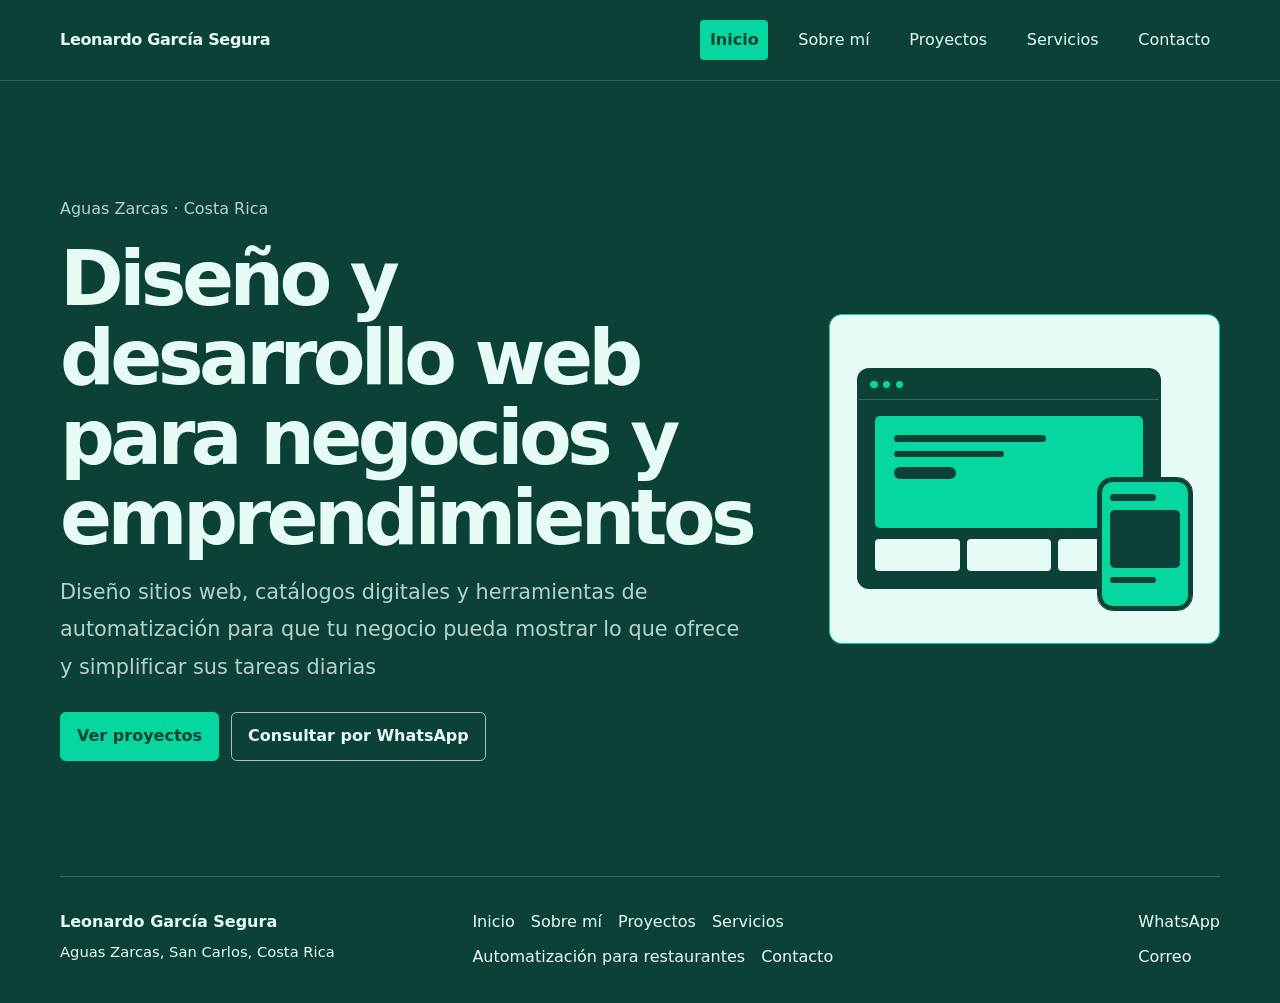
<file: index.html>
<!doctype html>
<html lang="es-CR">
<head>
<meta charset="utf-8">
<meta name="viewport" content="width=device-width, initial-scale=1">
<meta name="description" content="Portafolio de Leonardo García Segura. Diseño web y automatización para negocios y emprendimientos en San Carlos, Costa Rica.">
<title>Leonardo García Segura | Portafolio</title>
<link rel="stylesheet" href="estilos.css">
<script defer src="sitio.js"></script>
</head>
<body>
<a class="skip" href="#contenido">Saltar al contenido</a>
<header class="site-header">
  <nav class="wrap nav" aria-label="Navegación principal">
    <a class="brand" href="index.html">Leonardo García Segura</a>
    <button class="menu-toggle" type="button" aria-expanded="false" aria-controls="menu-principal" aria-label="Abrir menú">
      <span></span><span></span><span></span>
    </button>
    <div class="links" id="menu-principal">
      <a href="index.html" aria-current="page">Inicio</a><a href="sobre-mi.html">Sobre mí</a><a href="proyectos.html">Proyectos</a><a href="servicios.html">Servicios</a><a href="contacto.html">Contacto</a>
    </div>
  </nav>
</header>
<main id="contenido">
  <section class="hero">
    <div class="wrap hero-grid">
      <div>
        <p >  Aguas Zarcas · Costa Rica</p>
        <h1>Diseño y desarrollo web para negocios y emprendimientos</h1>
        <p class="lead">Diseño sitios web, catálogos digitales y herramientas de automatización para que tu negocio pueda mostrar lo que ofrece y simplificar sus tareas diarias</p>
        <div class="actions">
          <a class="button primary" href="proyectos.html">Ver proyectos</a>
          <a class="button" href="https://wa.me/50684999099">Consultar por WhatsApp</a>
        </div>
    
      </div>
      <div class="art" aria-hidden="true">
        <div class="window"><div class="window-bar"><i></i><i></i><i></i></div><div class="window-content"><div class="art-hero"><span></span><span></span><span></span></div><div class="art-cards"><i></i><i></i><i></i></div></div></div>
        <div class="phone"><i></i><i></i><i></i></div>
      </div>
    </div>
  </section>
</main>
<footer class="site-footer">
  <div class="wrap footer">
    <div class="footer-intro"><strong>Leonardo García Segura</strong><span>Aguas Zarcas, San Carlos, Costa Rica</span></div>
    <nav class="footer-nav" aria-label="Enlaces del sitio"><a href="index.html">Inicio</a><a href="sobre-mi.html">Sobre mí</a><a href="proyectos.html">Proyectos</a><a href="servicios.html">Servicios</a><a href="automatizacion-restaurantes.html">Automatización para restaurantes</a><a href="contacto.html">Contacto</a></nav>
    <div class="footer-contact"><a href="https://wa.me/50684999099">WhatsApp</a><a href="mailto:lalbertosgarcias@gmail.com">Correo</a></div>
  </div>
</footer>
</body>
</html>
</file>
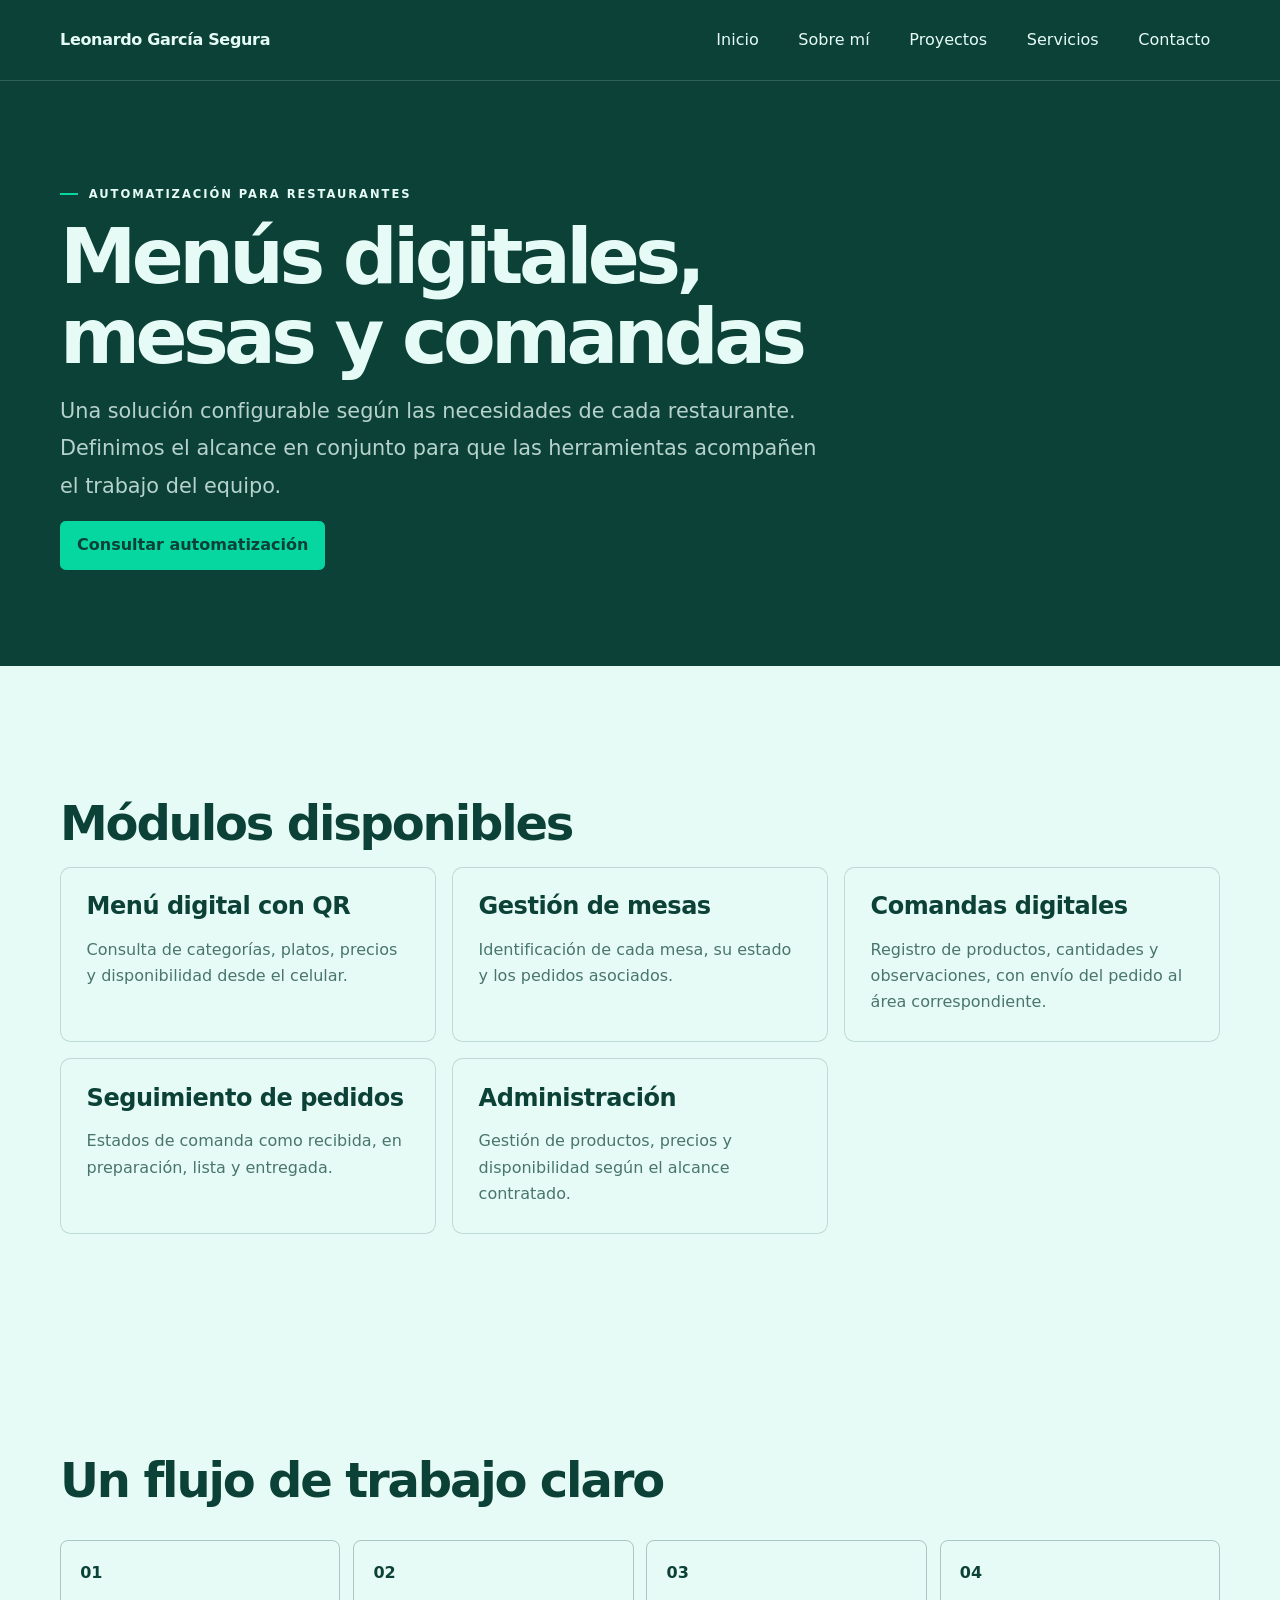
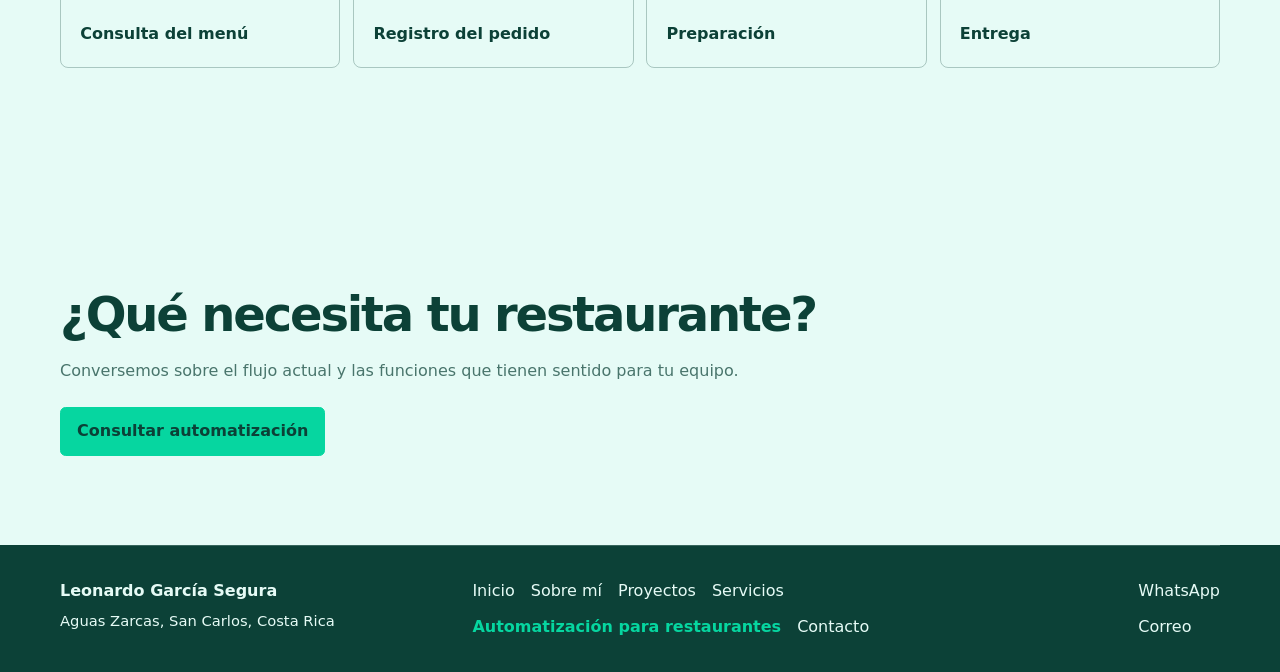
<file: automatizacion-restaurantes.html>
<!doctype html>
<html lang="es-CR">
<head>
<meta charset="utf-8">
<meta name="viewport" content="width=device-width, initial-scale=1">
<meta name="description" content="Menú digital, gestión de mesas y comandas configurables para restaurantes.">
<title>Automatización para restaurantes | Leonardo García Segura</title>
<link rel="stylesheet" href="estilos.css">
<script defer src="sitio.js"></script>
</head>
<body>
<a class="skip" href="#contenido">Saltar al contenido</a>
<header class="site-header"><nav class="wrap nav" aria-label="Navegación principal">
  <a class="brand" href="index.html">Leonardo García Segura</a>
  <button class="menu-toggle" type="button" aria-expanded="false" aria-controls="menu-principal" aria-label="Abrir menú"><span></span><span></span><span></span></button>
  <div class="links" id="menu-principal"><a href="index.html">Inicio</a><a href="sobre-mi.html">Sobre mí</a><a href="proyectos.html">Proyectos</a><a href="servicios.html">Servicios</a><a href="contacto.html">Contacto</a></div>
</nav></header>
<main id="contenido">
  <section class="hero hero-compact">
    <div class="wrap">
      <p class="eyebrow">Automatización para restaurantes</p>
      <h1>Menús digitales, mesas y comandas</h1>
      <p class="lead">Una solución configurable según las necesidades de cada restaurante. Definimos el alcance en conjunto para que las herramientas acompañen el trabajo del equipo.</p>
      <a class="button primary" href="https://wa.me/50684999099?text=Hola%2C%20quiero%20consultar%20sobre%20la%20automatizaci%C3%B3n%20para%20restaurantes.">Consultar automatización</a>
    </div>
  </section>
  <section class="wrap section">
    <h2>Módulos disponibles</h2>
    <div class="module-grid">
      <article class="module-card"><h3>Menú digital con QR</h3><p>Consulta de categorías, platos, precios y disponibilidad desde el celular.</p></article>
      <article class="module-card"><h3>Gestión de mesas</h3><p>Identificación de cada mesa, su estado y los pedidos asociados.</p></article>
      <article class="module-card"><h3>Comandas digitales</h3><p>Registro de productos, cantidades y observaciones, con envío del pedido al área correspondiente.</p></article>
      <article class="module-card"><h3>Seguimiento de pedidos</h3><p>Estados de comanda como recibida, en preparación, lista y entregada.</p></article>
      <article class="module-card"><h3>Administración</h3><p>Gestión de productos, precios y disponibilidad según el alcance contratado.</p></article>
    </div>
  </section>
  <section class="flow-section">
    <div class="wrap section">
      <h2>Un flujo de trabajo claro</h2>
      <ol class="order-flow">
        <li><span>01</span><strong>Consulta del menú</strong></li>
        <li><span>02</span><strong>Registro del pedido</strong></li>
        <li><span>03</span><strong>Preparación</strong></li>
        <li><span>04</span><strong>Entrega</strong></li>
      </ol>
    </div>
  </section>
  <section class="wrap section contact-cta">
    <h2>¿Qué necesita tu restaurante?</h2>
    <p>Conversemos sobre el flujo actual y las funciones que tienen sentido para tu equipo.</p>
    <a class="button primary" href="https://wa.me/50684999099?text=Hola%2C%20quiero%20consultar%20sobre%20la%20automatizaci%C3%B3n%20para%20restaurantes.">Consultar automatización</a>
  </section>
</main>
<footer class="site-footer"><div class="wrap footer">
  <div class="footer-intro"><strong>Leonardo García Segura</strong><span>Aguas Zarcas, San Carlos, Costa Rica</span></div>
  <nav class="footer-nav" aria-label="Enlaces del sitio"><a href="index.html">Inicio</a><a href="sobre-mi.html">Sobre mí</a><a href="proyectos.html">Proyectos</a><a href="servicios.html">Servicios</a><a href="automatizacion-restaurantes.html" aria-current="page">Automatización para restaurantes</a><a href="contacto.html">Contacto</a></nav>
  <div class="footer-contact"><a href="https://wa.me/50684999099">WhatsApp</a><a href="mailto:lalbertosgarcias@gmail.com">Correo</a></div>
</div></footer>
</body>
</html>
</file>
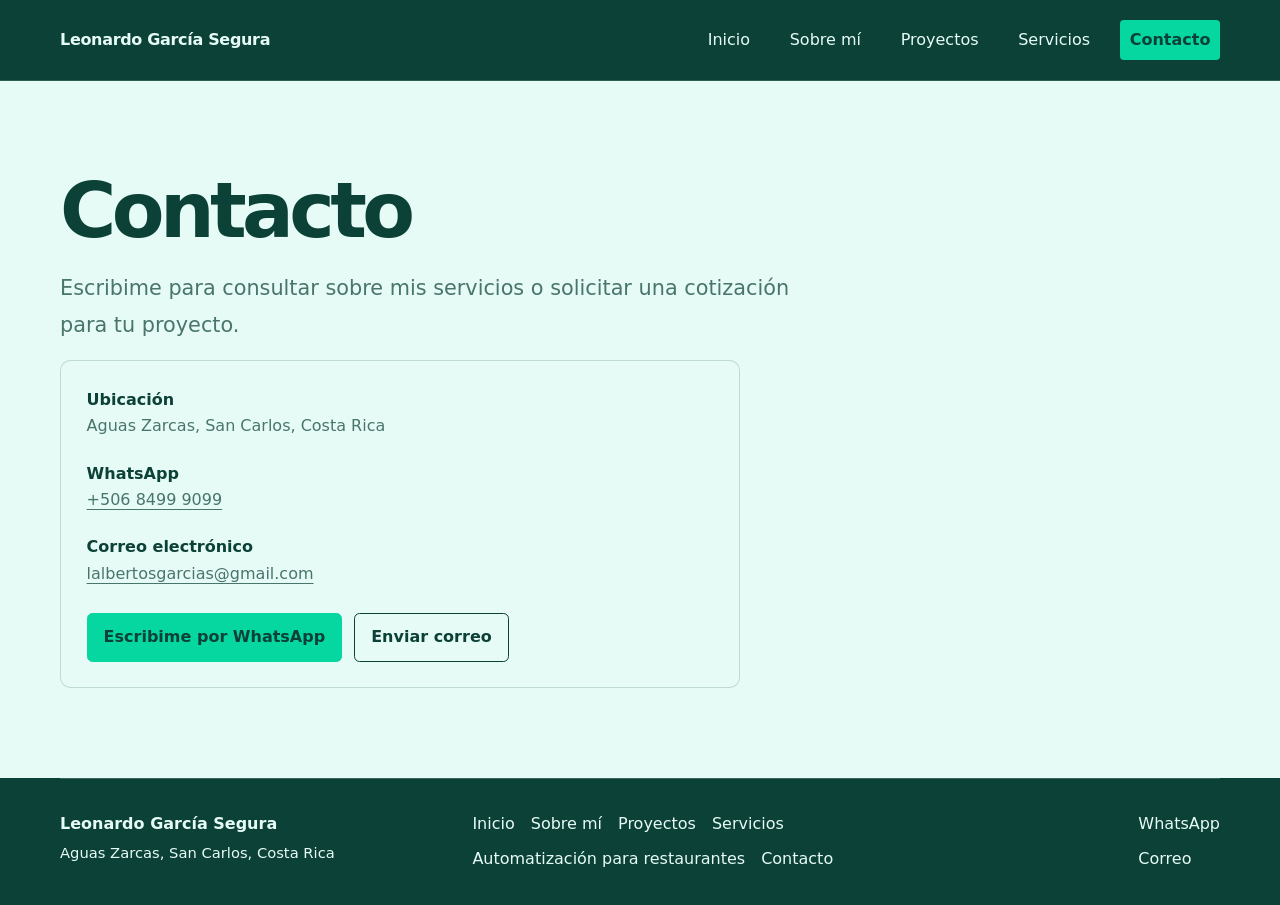
<file: contacto.html>
<!doctype html>
<html lang="es-CR">
<head>
<meta charset="utf-8">
<meta name="viewport" content="width=device-width, initial-scale=1">
<meta name="description" content="Contactá a Leonardo García Segura, en Aguas Zarcas, San Carlos, Costa Rica.">
<title>Contacto | Leonardo García Segura</title>
<link rel="stylesheet" href="estilos.css">
<script defer src="sitio.js"></script>
</head>
<body>
<a class="skip" href="#contenido">Saltar al contenido</a>
<header class="site-header"><nav class="wrap nav" aria-label="Navegación principal">
  <a class="brand" href="index.html">Leonardo García Segura</a>
  <button class="menu-toggle" type="button" aria-expanded="false" aria-controls="menu-principal" aria-label="Abrir menú"><span></span><span></span><span></span></button>
  <div class="links" id="menu-principal"><a href="index.html">Inicio</a><a href="sobre-mi.html">Sobre mí</a><a href="proyectos.html">Proyectos</a><a href="servicios.html">Servicios</a><a href="contacto.html" aria-current="page">Contacto</a></div>
</nav></header>
<main id="contenido">
  <section class="wrap section contact">
    <h1>Contacto</h1>
    <p class="lead">Escribime para consultar sobre mis servicios o solicitar una cotización para tu proyecto.</p>
    <div class="contact-card">
      <p><strong>Ubicación</strong><br>Aguas Zarcas, San Carlos, Costa Rica</p>
      <p><strong>WhatsApp</strong><br><a href="https://wa.me/50684999099">+506 8499 9099</a></p>
      <p><strong>Correo electrónico</strong><br><a href="mailto:lalbertosgarcias@gmail.com">lalbertosgarcias@gmail.com</a></p>
      <div class="actions"><a class="button primary" href="https://wa.me/50684999099">Escribime por WhatsApp</a><a class="button" href="mailto:lalbertosgarcias@gmail.com">Enviar correo</a></div>
    </div>
  </section>
</main>
<footer class="site-footer"><div class="wrap footer">
  <div class="footer-intro"><strong>Leonardo García Segura</strong><span>Aguas Zarcas, San Carlos, Costa Rica</span></div>
  <nav class="footer-nav" aria-label="Enlaces del sitio"><a href="index.html">Inicio</a><a href="sobre-mi.html">Sobre mí</a><a href="proyectos.html">Proyectos</a><a href="servicios.html">Servicios</a><a href="automatizacion-restaurantes.html">Automatización para restaurantes</a><a href="contacto.html">Contacto</a></nav>
  <div class="footer-contact"><a href="https://wa.me/50684999099">WhatsApp</a><a href="mailto:lalbertosgarcias@gmail.com">Correo</a></div>
</div></footer>
</body>
</html>
</file>
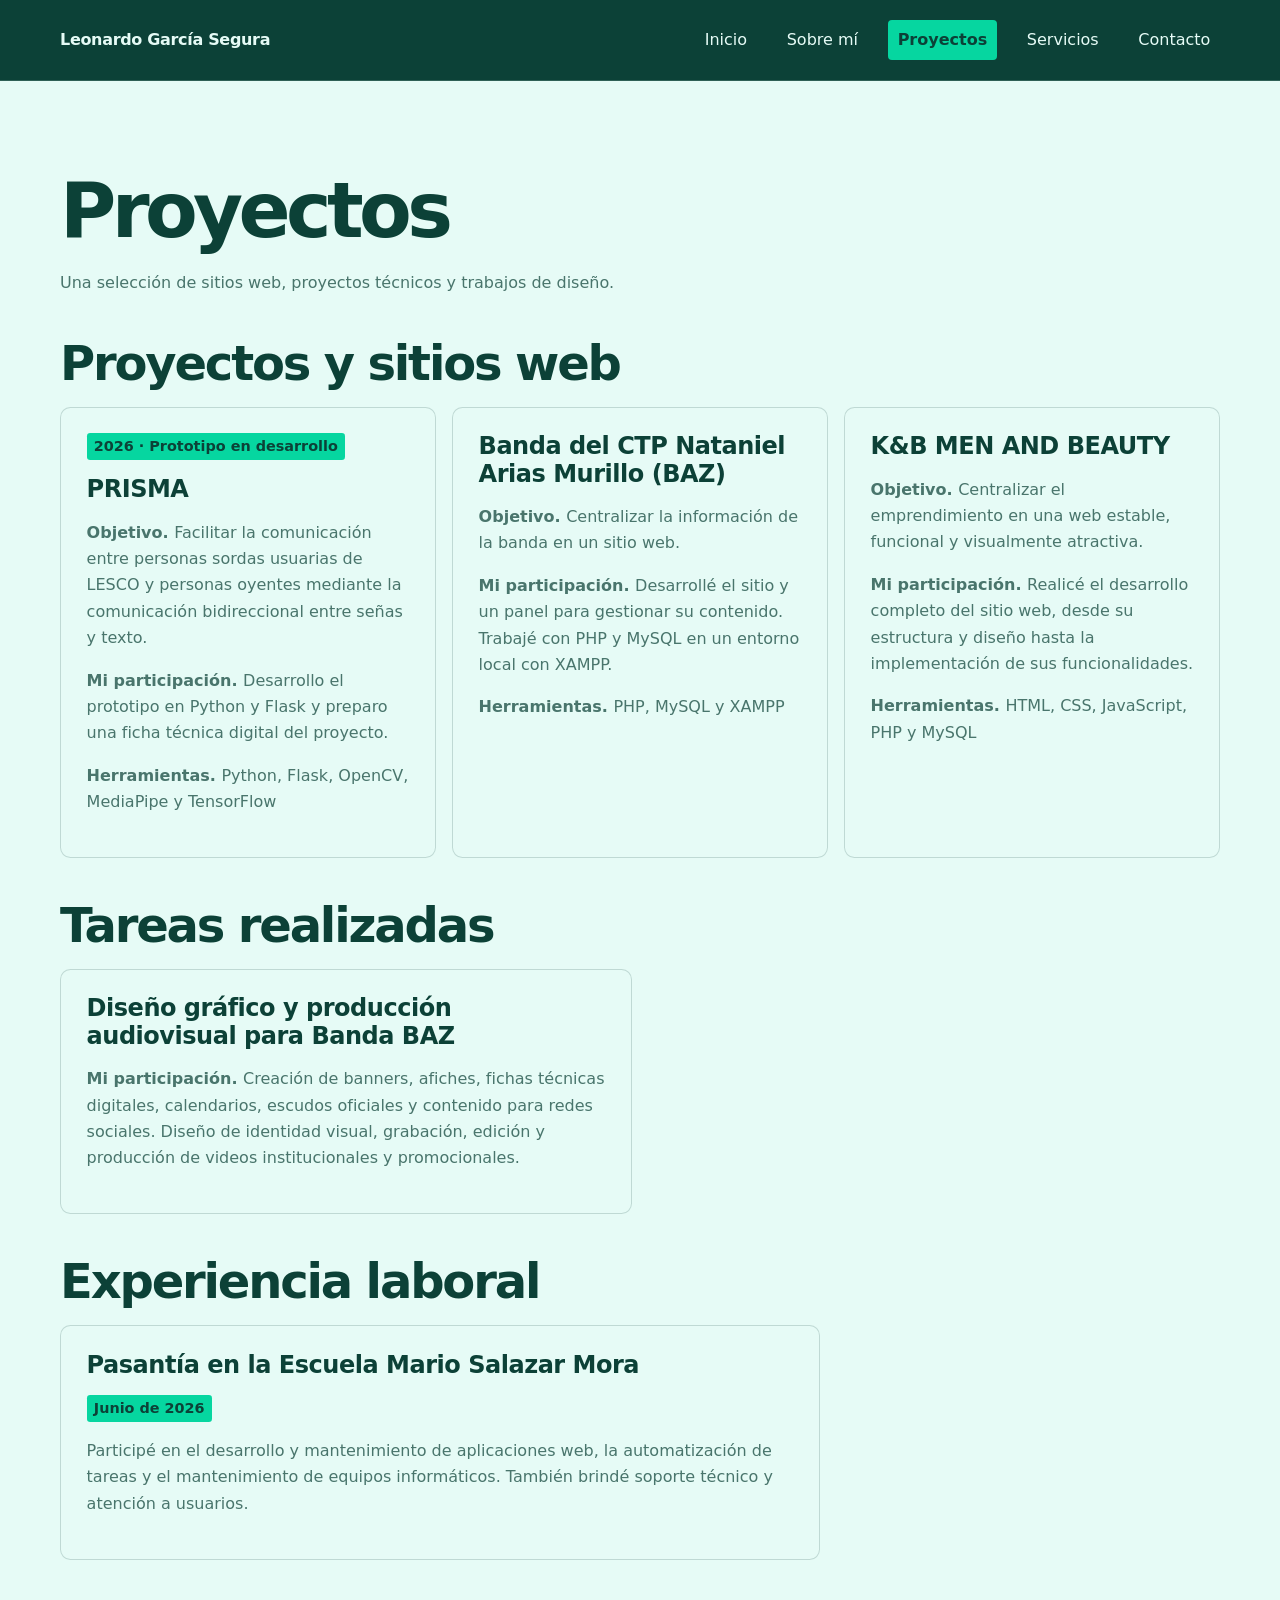
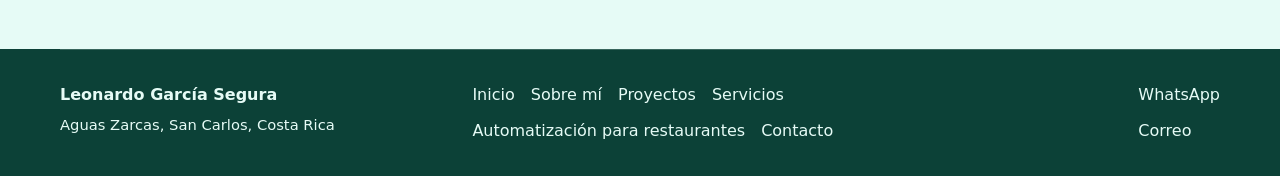
<file: proyectos.html>
<!doctype html>
<html lang="es-CR">
<head>
<meta charset="utf-8">
<meta name="viewport" content="width=device-width, initial-scale=1">
<meta name="description" content="Proyectos web y tareas realizadas por Leonardo García Segura.">
<title>Proyectos | Leonardo García Segura</title>
<link rel="stylesheet" href="estilos.css">
<script defer src="portafolio.js"></script>
<script defer src="sitio.js"></script>
</head>
<body>
<a class="skip" href="#contenido">Saltar al contenido</a>
<header class="site-header"><nav class="wrap nav" aria-label="Navegación principal">
  <a class="brand" href="index.html">Leonardo García Segura</a>
  <button class="menu-toggle" type="button" aria-expanded="false" aria-controls="menu-principal" aria-label="Abrir menú"><span></span><span></span><span></span></button>
  <div class="links" id="menu-principal"><a href="index.html">Inicio</a><a href="sobre-mi.html">Sobre mí</a><a href="proyectos.html" aria-current="page">Proyectos</a><a href="servicios.html">Servicios</a><a href="contacto.html">Contacto</a></div>
</nav></header>
<main id="contenido">
  <section class="wrap section">
    <h1>Proyectos</h1>
    <p>Una selección de sitios web, proyectos técnicos y trabajos de diseño.</p>
    <h2>Proyectos y sitios web</h2>
    <div id="proyectos" class="project-grid"></div>
    <h2>Tareas realizadas</h2>
    <div id="tareas" class="task-grid"></div>
    <section class="experience" aria-labelledby="titulo-experiencia">
      <h2 id="titulo-experiencia">Experiencia laboral</h2>
      <article class="task">
        <h3>Pasantía en la Escuela Mario Salazar Mora</h3>
        <p class="meta">Junio de 2026</p>
        <p>Participé en el desarrollo y mantenimiento de aplicaciones web, la automatización de tareas y el mantenimiento de equipos informáticos. También brindé soporte técnico y atención a usuarios.</p>
      </article>
    </section>
    <noscript><p>Activá JavaScript para ver las fichas del portafolio.</p></noscript>
  </section>
</main>
<footer class="site-footer"><div class="wrap footer">
  <div class="footer-intro"><strong>Leonardo García Segura</strong><span>Aguas Zarcas, San Carlos, Costa Rica</span></div>
  <nav class="footer-nav" aria-label="Enlaces del sitio"><a href="index.html">Inicio</a><a href="sobre-mi.html">Sobre mí</a><a href="proyectos.html">Proyectos</a><a href="servicios.html">Servicios</a><a href="automatizacion-restaurantes.html">Automatización para restaurantes</a><a href="contacto.html">Contacto</a></nav>
  <div class="footer-contact"><a href="https://wa.me/50684999099">WhatsApp</a><a href="mailto:lalbertosgarcias@gmail.com">Correo</a></div>
</div></footer>
</body>
</html>
</file>
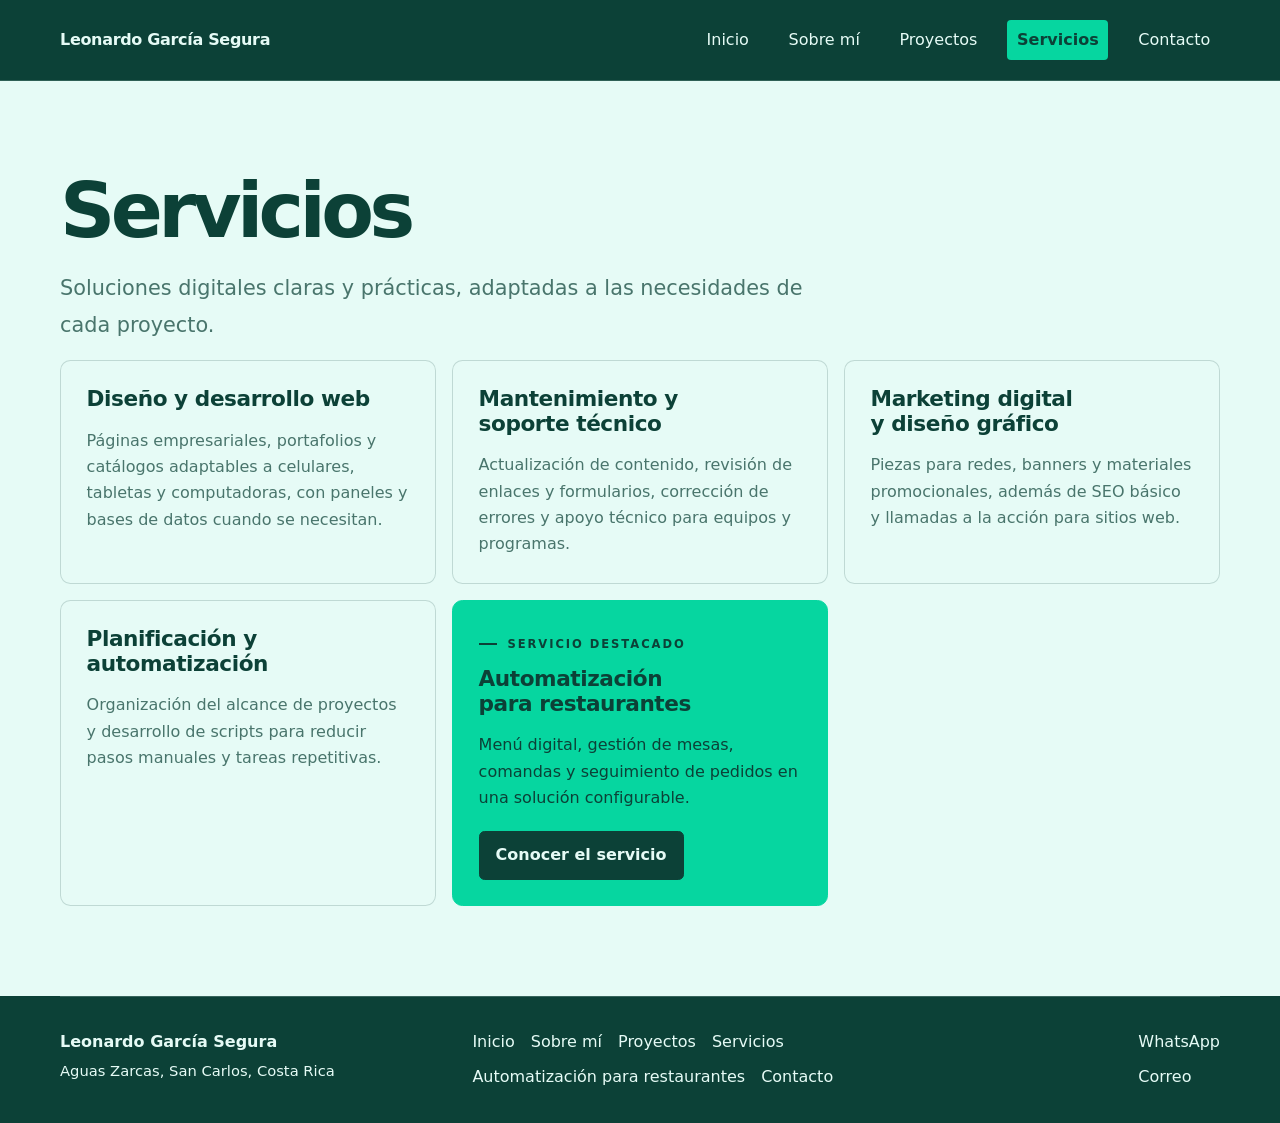
<file: servicios.html>
<!doctype html>
<html lang="es-CR">
<head>
<meta charset="utf-8">
<meta name="viewport" content="width=device-width, initial-scale=1">
<meta name="description" content="Diseño web, soporte, marketing y automatización para negocios.">
<title>Servicios | Leonardo García Segura</title>
<link rel="stylesheet" href="estilos.css">
<script defer src="sitio.js"></script>
</head>
<body>
<a class="skip" href="#contenido">Saltar al contenido</a>
<header class="site-header"><nav class="wrap nav" aria-label="Navegación principal">
  <a class="brand" href="index.html">Leonardo García Segura</a>
  <button class="menu-toggle" type="button" aria-expanded="false" aria-controls="menu-principal" aria-label="Abrir menú"><span></span><span></span><span></span></button>
  <div class="links" id="menu-principal"><a href="index.html">Inicio</a><a href="sobre-mi.html">Sobre mí</a><a href="proyectos.html">Proyectos</a><a href="servicios.html" aria-current="page">Servicios</a><a href="contacto.html">Contacto</a></div>
</nav></header>
<main id="contenido">
  <section class="wrap section">
    <h1>Servicios</h1>
    <p class="lead">Soluciones digitales claras y prácticas, adaptadas a las necesidades de cada proyecto.</p>
    <div class="service-grid">
      <article class="service-card"><h2>Diseño y desarrollo web</h2><p>Páginas empresariales, portafolios y catálogos adaptables a celulares, tabletas y computadoras, con paneles y bases de datos cuando se necesitan.</p></article>
      <article class="service-card"><h2>Mantenimiento y soporte técnico</h2><p>Actualización de contenido, revisión de enlaces y formularios, corrección de errores y apoyo técnico para equipos y programas.</p></article>
      <article class="service-card"><h2>Marketing digital y diseño gráfico</h2><p>Piezas para redes, banners y materiales promocionales, además de SEO básico y llamadas a la acción para sitios web.</p></article>
      <article class="service-card"><h2>Planificación y automatización</h2><p>Organización del alcance de proyectos y desarrollo de scripts para reducir pasos manuales y tareas repetitivas.</p></article>
      <article class="service-card service-feature">
        <p class="eyebrow">Servicio destacado</p><h2>Automatización para restaurantes</h2>
        <p>Menú digital, gestión de mesas, comandas y seguimiento de pedidos en una solución configurable.</p>
        <a class="button primary" href="automatizacion-restaurantes.html">Conocer el servicio</a>
      </article>
    </div>
  </section>
</main>
<footer class="site-footer"><div class="wrap footer">
  <div class="footer-intro"><strong>Leonardo García Segura</strong><span>Aguas Zarcas, San Carlos, Costa Rica</span></div>
  <nav class="footer-nav" aria-label="Enlaces del sitio"><a href="index.html">Inicio</a><a href="sobre-mi.html">Sobre mí</a><a href="proyectos.html">Proyectos</a><a href="servicios.html">Servicios</a><a href="automatizacion-restaurantes.html">Automatización para restaurantes</a><a href="contacto.html">Contacto</a></nav>
  <div class="footer-contact"><a href="https://wa.me/50684999099">WhatsApp</a><a href="mailto:lalbertosgarcias@gmail.com">Correo</a></div>
</div></footer>
</body>
</html>
</file>
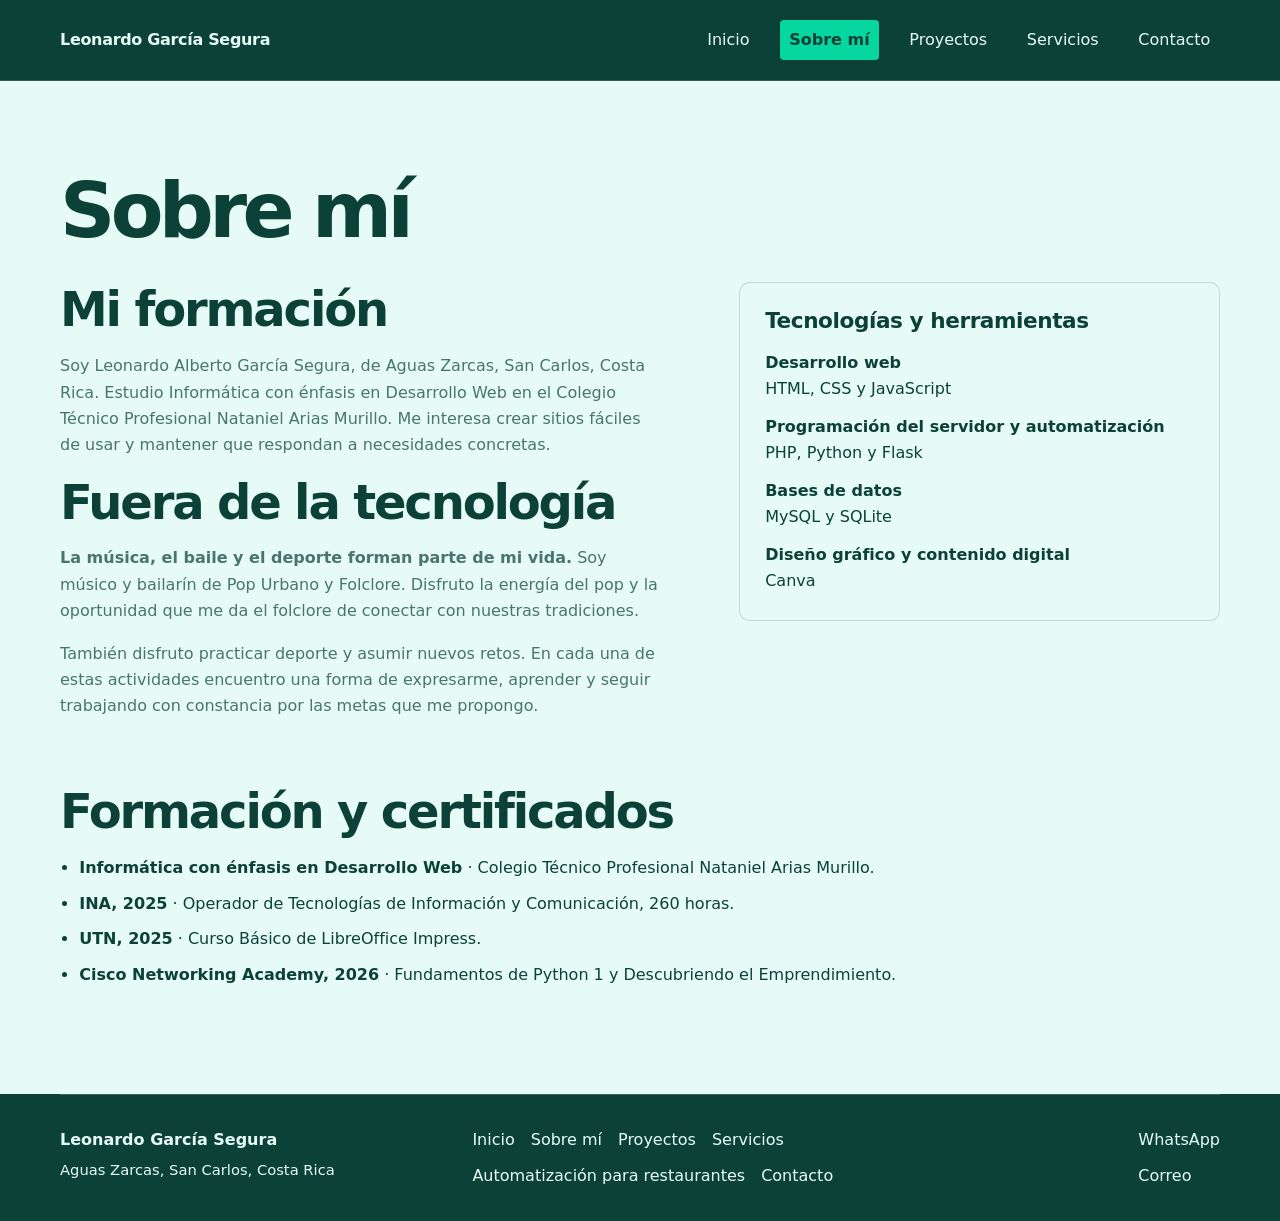
<file: sobre-mi.html>
<!doctype html>
<html lang="es-CR">
<head>
<meta charset="utf-8">
<meta name="viewport" content="width=device-width, initial-scale=1">
<meta name="description" content="Conocé la formación, las herramientas y la experiencia de Leonardo García Segura.">
<title>Sobre mí | Leonardo García Segura</title>
<link rel="stylesheet" href="estilos.css">
<script defer src="sitio.js"></script>
</head>
<body>
<a class="skip" href="#contenido">Saltar al contenido</a>
<header class="site-header"><nav class="wrap nav" aria-label="Navegación principal">
  <a class="brand" href="index.html">Leonardo García Segura</a>
  <button class="menu-toggle" type="button" aria-expanded="false" aria-controls="menu-principal" aria-label="Abrir menú"><span></span><span></span><span></span></button>
  <div class="links" id="menu-principal"><a href="index.html">Inicio</a><a href="sobre-mi.html" aria-current="page">Sobre mí</a><a href="proyectos.html">Proyectos</a><a href="servicios.html">Servicios</a><a href="contacto.html">Contacto</a></div>
</nav></header>
<main id="contenido">
  <section class="wrap section">
    <h1>Sobre mí</h1>
    <div class="two">
      <div>
  <section aria-labelledby="perfil-tecnico">
    <h2 id="perfil-tecnico">Mi formación</h2>
    <p>Soy Leonardo Alberto García Segura, de Aguas Zarcas, San Carlos, Costa Rica. Estudio Informática con énfasis en Desarrollo Web en el Colegio Técnico Profesional Nataniel Arias Murillo. Me interesa crear sitios fáciles de usar y mantener que respondan a necesidades concretas.</p>
  </section>

  <section aria-labelledby="perfil-personal">
    <h2 id="perfil-personal">Fuera de la tecnología</h2>
    <p><strong>La música, el baile y el deporte forman parte de mi vida.</strong> Soy músico y bailarín de Pop Urbano y Folclore. Disfruto la energía del pop y la oportunidad que me da el folclore de conectar con nuestras tradiciones.</p>
    <p>También disfruto practicar deporte y asumir nuevos retos. En cada una de estas actividades encuentro una forma de expresarme, aprender y seguir trabajando con constancia por las metas que me propongo.</p>
  </section>
</div>
      <div class="panel">
        <h2>Tecnologías y herramientas</h2>
        <dl><dt>Desarrollo web</dt><dd>HTML, CSS y JavaScript</dd><dt>Programación del servidor y automatización</dt><dd>PHP, Python y Flask</dd><dt>Bases de datos</dt><dd>MySQL y SQLite</dd><dt>Diseño gráfico y contenido digital</dt><dd>Canva</dd></dl>
      </div>
    </div>
    <h2>Formación y certificados</h2>
    <ul class="training">
      <li><strong>Informática con énfasis en Desarrollo Web</strong> · Colegio Técnico Profesional Nataniel Arias Murillo.</li>
      <li><strong>INA, 2025</strong> · Operador de Tecnologías de Información y Comunicación, 260 horas.</li>
      <li><strong>UTN, 2025</strong> · Curso Básico de LibreOffice Impress.</li>
      <li><strong>Cisco Networking Academy, 2026</strong> · Fundamentos de Python 1 y Descubriendo el Emprendimiento.</li>
    </ul>
  </section>
</main>
<footer class="site-footer"><div class="wrap footer">
  <div class="footer-intro"><strong>Leonardo García Segura</strong><span>Aguas Zarcas, San Carlos, Costa Rica</span></div>
  <nav class="footer-nav" aria-label="Enlaces del sitio"><a href="index.html">Inicio</a><a href="sobre-mi.html">Sobre mí</a><a href="proyectos.html">Proyectos</a><a href="servicios.html">Servicios</a><a href="automatizacion-restaurantes.html">Automatización para restaurantes</a><a href="contacto.html">Contacto</a></nav>
  <div class="footer-contact"><a href="https://wa.me/50684999099">WhatsApp</a><a href="mailto:lalbertosgarcias@gmail.com">Correo</a></div>
</div></footer>
</body>
</html>
</file>
<file: estilos.css>
:root {
  --brunswick-green: #0C4137;
  --emerald: #06D6A0;
  --polar: #E6FBF6;

  --muted: color-mix(in srgb, var(--brunswick-green) 72%, var(--polar));
  color: var(--brunswick-green);
  background: var(--polar);
  font: 1rem/1.65 "Segoe UI", Inter, system-ui, sans-serif;
  font-synthesis: none;
  text-rendering: optimizeLegibility;
}

* { box-sizing: border-box; }
html { scroll-behavior: smooth; }
body { min-height: 100vh; margin: 0; display: flex; flex-direction: column; background: var(--polar); color: var(--brunswick-green); }
main { flex: 1; }
a { color: inherit; text-underline-offset: .22em; }
a:focus-visible, button:focus-visible { outline: 3px solid var(--emerald); outline-offset: 4px; box-shadow: 0 0 0 5px var(--brunswick-green); }
h1, h2, h3, p { margin: 0 0 1rem; }
h1, h2, h3 { line-height: 1.14; text-wrap: balance; }
h1 { max-width: 17ch; font-size: clamp(2.5rem, 6vw, 5rem); font-weight: 650; line-height: 1.04; letter-spacing: -.06em; }
h2 { font-size: clamp(1.8rem, 3.8vw, 3rem); font-weight: 650; letter-spacing: -.045em; }
h3 { font-size: clamp(1.2rem, 2vw, 1.5rem); font-weight: 650; letter-spacing: -.02em; }
p { max-width: 68ch; color: var(--muted); }
img { max-width: 100%; }
.wrap { width: min(1160px, calc(100% - 3rem)); margin-inline: auto; }
.skip { position: absolute; z-index: 20; top: 1rem; left: 1rem; transform: translateY(-200%); padding: .6rem .8rem; background: var(--emerald); color: var(--brunswick-green); }
.skip:focus { transform: none; }

.site-header { position: relative; z-index: 5; background: var(--brunswick-green); color: var(--polar); border-bottom: 1px solid rgba(230,251,246,.16); }
.nav { position: relative; display: flex; align-items: center; justify-content: space-between; gap: 1rem; min-height: 5rem; padding-block: .8rem; }
.nav a, .footer a { text-decoration: none; }
.brand { flex: 0 0 auto; font-weight: 750; letter-spacing: -.02em; }
.links { display: flex; align-items: center; gap: clamp(.55rem, 1.6vw, 1.4rem); }
.links a { padding: .45rem .6rem; border-radius: .25rem; transition: background-color 180ms ease, color 180ms ease, opacity 180ms ease, transform 180ms ease; }
.links a:hover, .footer a:hover { color: var(--emerald); }
.links [aria-current="page"] { background: var(--emerald); color: var(--brunswick-green); font-weight: 700; }
.menu-toggle { display: none; width: 2.8rem; height: 2.8rem; flex-direction: column; justify-content: center; align-items: center; gap: .3rem; padding: .5rem; border: 1px solid rgba(230,251,246,.35); border-radius: .35rem; background: transparent; color: var(--polar); cursor: pointer; }
.menu-toggle span { width: 1.15rem; height: 2px; background: currentColor; transition: transform 180ms ease, opacity 180ms ease; }
.menu-toggle[aria-expanded="true"] span:first-child { transform: translateY(.4rem) rotate(45deg); }
.menu-toggle[aria-expanded="true"] span:nth-child(2) { opacity: 0; }
.menu-toggle[aria-expanded="true"] span:last-child { transform: translateY(-.4rem) rotate(-45deg); }

.hero { --muted: color-mix(in srgb, var(--polar) 78%, var(--brunswick-green)); padding-block: clamp(4rem, 9vw, 7.5rem); background: var(--brunswick-green); color: var(--polar); }
.hero-grid, .two { display: grid; grid-template-columns: 1.25fr 1fr; gap: clamp(2rem, 6vw, 5rem); align-items: center; }
.hero-compact { padding-block: clamp(3.5rem, 8vw, 6rem); }
.eyebrow { display: inline-flex; align-items: center; gap: .65rem; margin-bottom: .85rem; color: var(--polar); font-size: .72rem; font-weight: 750; letter-spacing: .17em; text-transform: uppercase; }
.eyebrow::before { content: ""; width: 1.15rem; height: 2px; background: var(--emerald); }
.lead { max-width: 58ch; color: var(--muted); font-size: clamp(1.08rem, 2vw, 1.3rem); line-height: 1.8; }
.actions { display: flex; flex-wrap: wrap; align-items: center; gap: .75rem; margin-top: 1.6rem; }
.button { display: inline-flex; min-height: 2.8rem; align-items: center; justify-content: center; padding: .65rem 1rem; border: 1px solid rgba(12,65,55,.7); border-radius: .35rem; color: var(--brunswick-green); font-weight: 700; text-align: center; text-decoration: none; transition: transform 180ms ease, opacity 180ms ease, background-color 180ms ease, color 180ms ease; }
.button:hover { transform: translateY(-2px); background: var(--emerald); color: var(--brunswick-green); }
.button.primary { border-color: var(--emerald); background: var(--emerald); color: var(--brunswick-green); }
.button.primary:hover { border-color: var(--polar); background: var(--polar); color: var(--brunswick-green); }
.hero .button:not(.primary) { border-color: rgba(230,251,246,.7); color: var(--polar); }
.hero .button:not(.primary):hover { background: var(--polar); color: var(--brunswick-green); }
.feature-link { display: inline-block; margin-top: 1.4rem; color: var(--emerald); font-weight: 700; transition: color 180ms ease; }
.feature-link span { display: inline-block; margin-left: .3rem; transition: transform 180ms ease; }
.feature-link:hover span { transform: translateX(.2rem); }

.art { position: relative; display: grid; min-height: 330px; place-items: center; border: 1px solid var(--emerald); border-radius: .8rem; background: var(--polar); }
.window { width: 78%; margin-right: 8%; overflow: hidden; border: 2px solid var(--brunswick-green); border-radius: .75rem; background: var(--brunswick-green); }
.window-bar { display: flex; gap: .35rem; padding: .7rem; border-bottom: 1px solid rgba(230,251,246,.2); }
.window-bar i { width: .45rem; height: .45rem; border-radius: 50%; background: var(--emerald); }
.window-content { padding: 1rem; }
.art-hero { height: 7rem; padding: 1.2rem; border-radius: .3rem; background: var(--emerald); }
.art-hero span, .phone i { display: block; width: 66%; height: .38rem; margin-bottom: .6rem; border-radius: 1rem; background: var(--brunswick-green); }
.art-hero span:nth-child(2) { width: 48%; }
.art-hero span:nth-child(3) { width: 27%; height: .75rem; }
.art-cards { display: grid; grid-template-columns: repeat(3, 1fr); gap: .45rem; margin-top: .7rem; }
.art-cards i { height: 2rem; border-radius: .25rem; background: var(--polar); }
.phone { position: absolute; right: 7%; bottom: 10%; width: 24%; padding: .8rem .5rem; border: 4px solid var(--brunswick-green); border-radius: .9rem; outline: 1px solid var(--brunswick-green); background: var(--emerald); }
.phone i:nth-child(2) { width: 100%; height: 3.6rem; border-radius: .3rem; }

.section { padding-block: clamp(3rem, 7vw, 6rem); }
.section > h1 { margin-bottom: 1.2rem; }
.section > h2 { margin-top: 2.5rem; }
.two { align-items: start; margin-block: 2rem 3rem; }
.panel, .project, .task, .service-card, .module-card, .contact-card { --muted: color-mix(in srgb, var(--brunswick-green) 72%, var(--polar)); padding: clamp(1.15rem, 2.5vw, 1.6rem); border: 1px solid rgba(12,65,55,.18); border-radius: .65rem; background: var(--polar); color: var(--brunswick-green); }
.panel .button:not(.primary), .project .button, .task .button, .module-card .button:not(.primary), .contact-card .button:not(.primary) { border-color: var(--brunswick-green); color: var(--brunswick-green); }
.panel .button:not(.primary):hover, .project .button:hover, .task .button:hover, .module-card .button:not(.primary):hover, .contact-card .button:not(.primary):hover { background: var(--emerald); color: var(--brunswick-green); }
.panel h2, .service-card h2 { font-size: 1.35rem; letter-spacing: -.02em; }
dl, dd { margin: 0; }
dt { font-weight: 750; }
dd:not(:last-child) { margin-bottom: .7rem; }
.training { display: grid; gap: .6rem; padding-inline-start: 1.2rem; }
.service-grid, .project-grid, .task-grid, .module-grid { display: grid; gap: 1rem; }
.service-grid, .project-grid, .module-grid { grid-template-columns: repeat(3, minmax(0, 1fr)); }
.task-grid { grid-template-columns: repeat(2, minmax(0, 1fr)); }
.service-card, .project, .task, .module-card { transition: transform 200ms ease, border-color 200ms ease, opacity 200ms ease; }
.service-card:hover, .project:hover, .task:hover, .module-card:hover { transform: translateY(-3px); border-color: var(--emerald); }
.service-card p:last-child, .module-card p:last-child { margin-bottom: 0; }
.service-feature { --muted: var(--brunswick-green); border-color: var(--emerald); background: var(--emerald); color: var(--brunswick-green); }
.service-feature .eyebrow { color: var(--brunswick-green); }
.service-feature .eyebrow::before { background: var(--brunswick-green); }
.service-feature .button { margin-top: .2rem; }
.service-feature .button.primary { border-color: var(--brunswick-green); background: var(--brunswick-green); color: var(--polar); }
.project-grid, .task-grid { margin-bottom: 2rem; }
.project .meta, .task .meta { display: table; padding: .1rem .45rem; border-radius: .2rem; background: var(--emerald); color: var(--brunswick-green); font-size: .9rem; font-weight: 700; }
.project img, .task img { display: block; width: 100%; height: auto; margin-bottom: 1rem; border-radius: .4rem; }
.project ul, .task ul { padding-inline-start: 1.1rem; }
.project a, .task a { margin: .35rem .35rem 0 0; }
.experience { margin-top: 2.5rem; }
.experience .task { max-width: 760px; }
.contact-card { max-width: 680px; }
.contact-card > p { margin-bottom: 1.3rem; }
.contact-card strong { color: var(--brunswick-green); }
.contact-card a:not(.button) { overflow-wrap: anywhere; }
.contact .button { max-width: 100%; }

.flow-section { --muted: var(--brunswick-green); background: var(--polar); color: var(--brunswick-green); }
.order-flow { display: grid; grid-template-columns: repeat(4, minmax(0, 1fr)); gap: .8rem; margin: 2rem 0 0; padding: 0; list-style: none; }
.order-flow li { display: flex; min-height: 8rem; flex-direction: column; justify-content: space-between; gap: 1rem; padding: 1.2rem; border: 1px solid rgba(12,65,55,.28); border-radius: .5rem; }
.order-flow span { color: var(--brunswick-green); font-weight: 750; }
.contact-cta .button { margin-top: .4rem; }

.site-footer { background: var(--brunswick-green); color: var(--polar); }
.footer { display: grid; grid-template-columns: 1.2fr 2fr auto; align-items: start; gap: 2rem; padding-block: 2rem; border-top: 1px solid rgba(230,251,246,.2); }
.footer-intro { display: grid; gap: .25rem; }
.footer-intro strong { font-weight: 750; }
.footer-intro span { font-size: .92rem; }
.footer-nav, .footer-contact { display: flex; flex-wrap: wrap; gap: .55rem 1rem; }
.footer-nav a, .footer-contact a { transition: color 180ms ease; }
.footer-nav { max-width: 36rem; }
.footer-contact { flex-direction: column; }
.footer [aria-current="page"] { color: var(--emerald); font-weight: 750; }
.footer a:hover { text-decoration: underline; text-underline-offset: .2em; }

@media (max-width: 850px) {
  .hero-grid, .two { grid-template-columns: 1fr; }
  .art { min-height: 280px; max-width: 520px; }
  .service-grid, .project-grid, .module-grid { grid-template-columns: repeat(2, minmax(0, 1fr)); }
  .footer { grid-template-columns: 1fr 1.5fr; }
  .footer-contact { grid-column: 1 / -1; flex-direction: row; }
}
@media (max-width: 680px) {
  .wrap { width: calc(100% - 2rem); }
  .nav { min-height: 4.5rem; }
  .js-ready .menu-toggle { display: flex; }
  .js-ready .links { position: absolute; top: calc(100% - .15rem); right: 0; left: 0; z-index: 10; display: flex; align-items: stretch; flex-direction: column; gap: .25rem; padding: .75rem; border: 1px solid rgba(12,65,55,.2); border-radius: .45rem; background: var(--polar); color: var(--brunswick-green); opacity: 0; transform: translateY(-.5rem); visibility: hidden; transition: opacity 180ms ease, transform 180ms ease, visibility 180ms ease; }
  .js-ready .links.is-open { opacity: 1; transform: translateY(0); visibility: visible; }
  .js-ready .links a { padding: .7rem; }
  .service-grid, .project-grid, .task-grid, .module-grid { grid-template-columns: 1fr; }
  .order-flow { grid-template-columns: repeat(2, minmax(0, 1fr)); }
  .footer { grid-template-columns: 1fr; gap: 1.5rem; }
  .footer-contact { grid-column: auto; flex-direction: row; }
}
@media (max-width: 400px) {
  .brand { max-width: 13rem; }
  .art { min-height: 230px; }
  .order-flow { grid-template-columns: 1fr; }
  .actions { align-items: stretch; flex-direction: column; }
  .actions .button { width: 100%; }
}
@media (prefers-reduced-motion: reduce) {
  *, *::before, *::after { scroll-behavior: auto !important; transition-duration: .01ms !important; animation-duration: .01ms !important; animation-iteration-count: 1 !important; }
}
</file>
